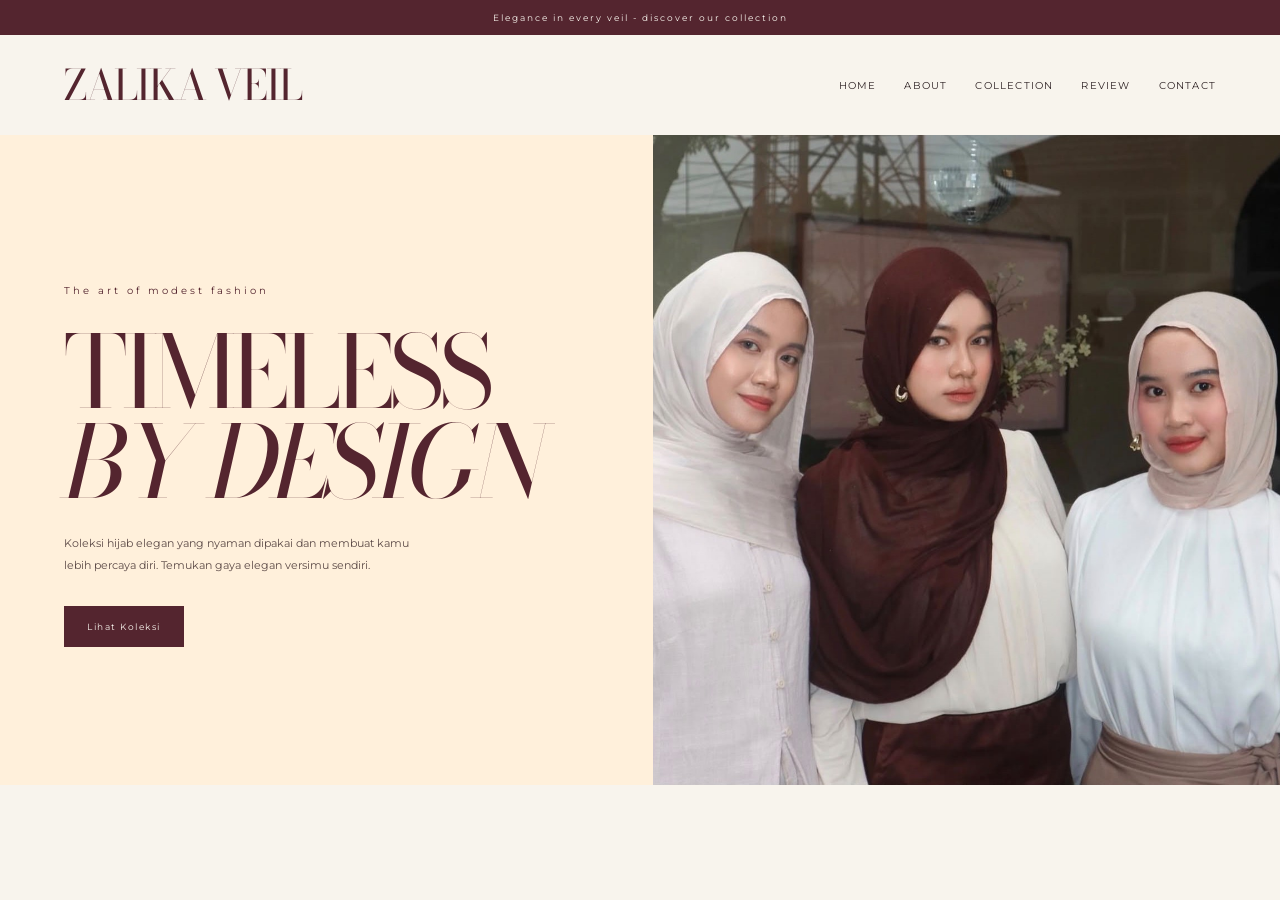
<file: index.html>
<!DOCTYPE html>
<html lang="id">
<head>
    <meta charset="UTF-8">
    <meta name="viewport" content="width=device-width, initial-scale=1.0">
    <title>Zalika Veil</title>
   <link rel="icon" href="./IMAGES/iconZV.png" type="image/png">
    <link rel="stylesheet" href="zalika.css">
    <link href="https://fonts.googleapis.com/css2?family=Bodoni+Moda:wght@400;500;600&family=Montserrat:wght@300;400;500;600&display=swap" rel="stylesheet">
</head>

<body>

    <!-- promo -->
    <div class="promo-bar">
        Elegance in every veil - discover our collection
    </div>

    <!-- navbar -->
    <nav class="navbar">
        <a href="index.html" class="logo">ZALIKA VEIL</a>

        <div class="nav-menu">
            <a href="index.html">Home</a>
            <a href="about.html">About</a>
            <a href="collection.html">Collection</a>
            <a href="review.html">Review</a>
            <a href="contact.html">Contact</a>
        </div>
    </nav>

    <!-- banner -->
    <section class="main-banner">
        <div class="banner-content">
            <p class="banner-label">The art of modest fashion</p>

            <h1>TIMELESS <span>BY DESIGN</span></h1>

            <p class="banner-description">
                Koleksi hijab elegan yang nyaman dipakai dan membuat kamu
                lebih percaya diri. Temukan gaya elegan versimu sendiri.
            </p>

            <a href="collection.html" class="banner-button">Lihat Koleksi</a>
        </div>

        <div class="banner-image">
            <img src="IMAGES/bertiga.jpeg" alt="Model Zalika Veil">
        </div>
    </section>

</body>
</html>
</file>
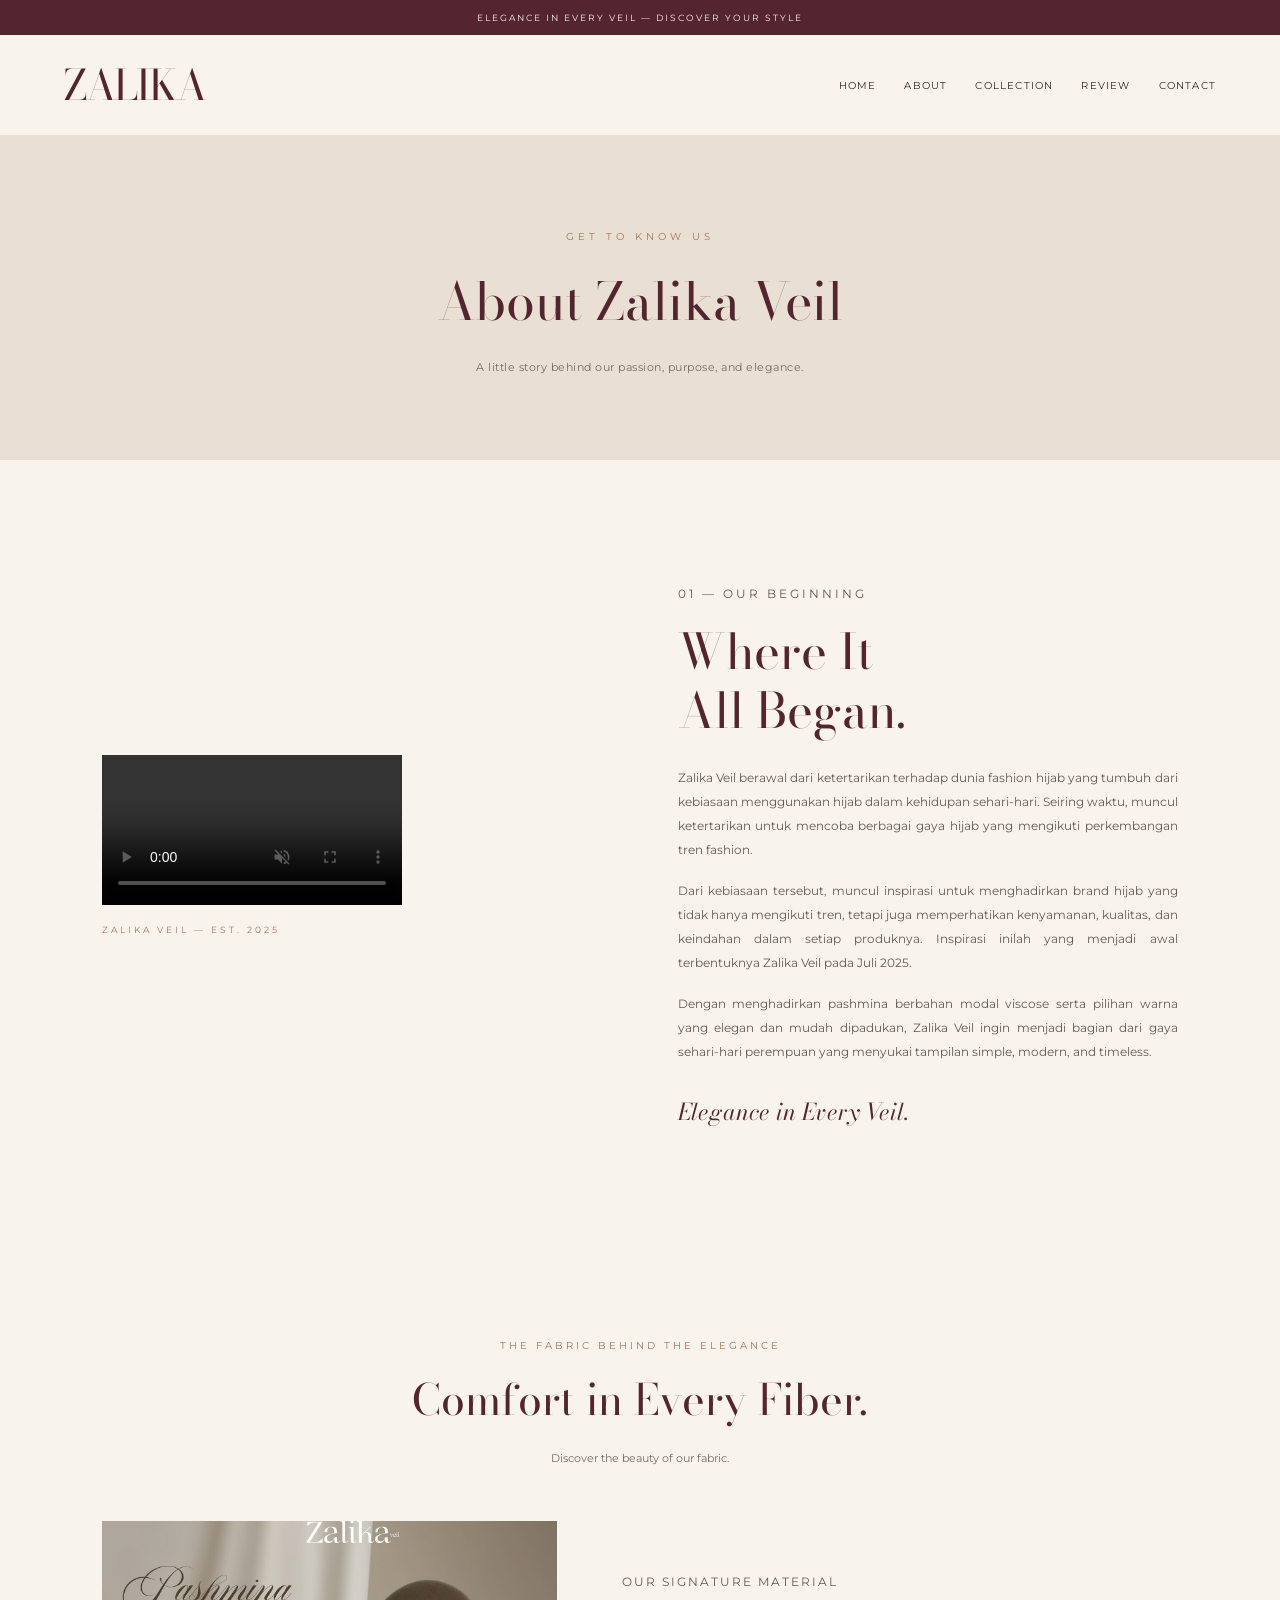
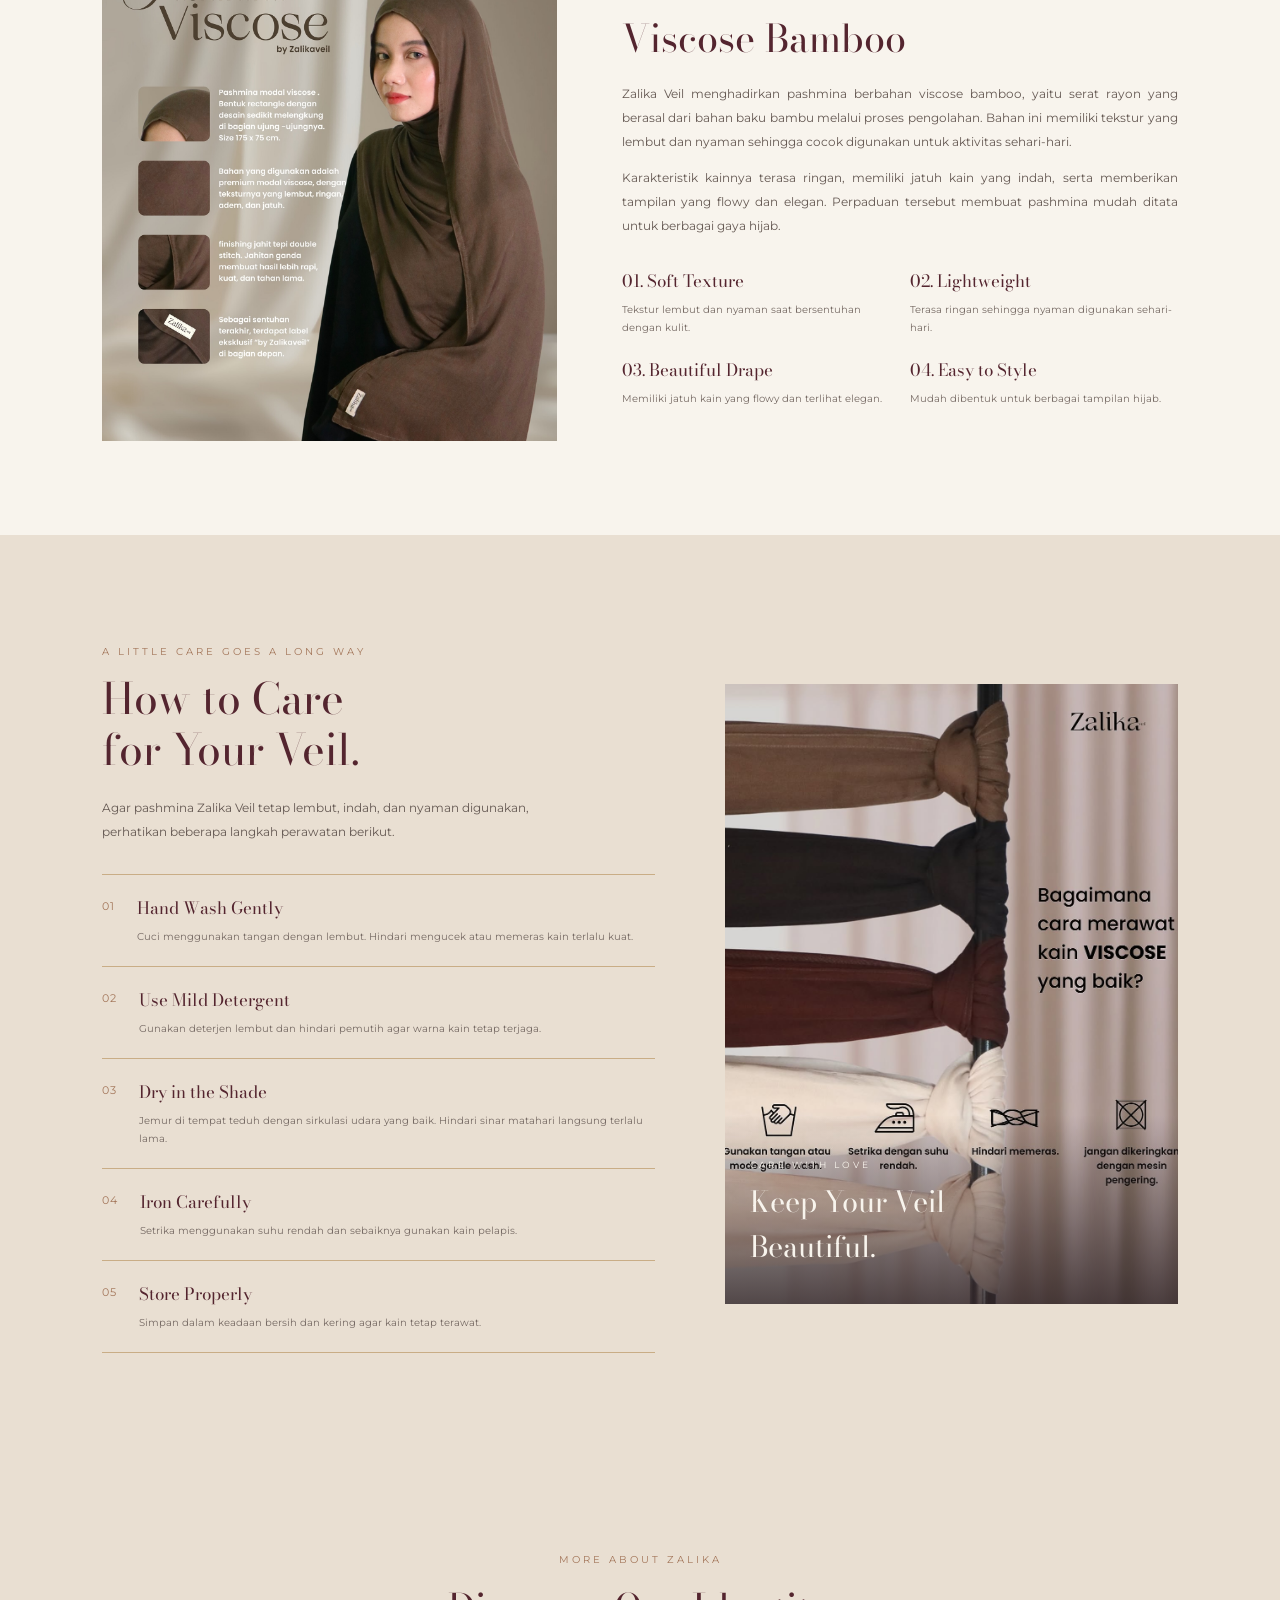
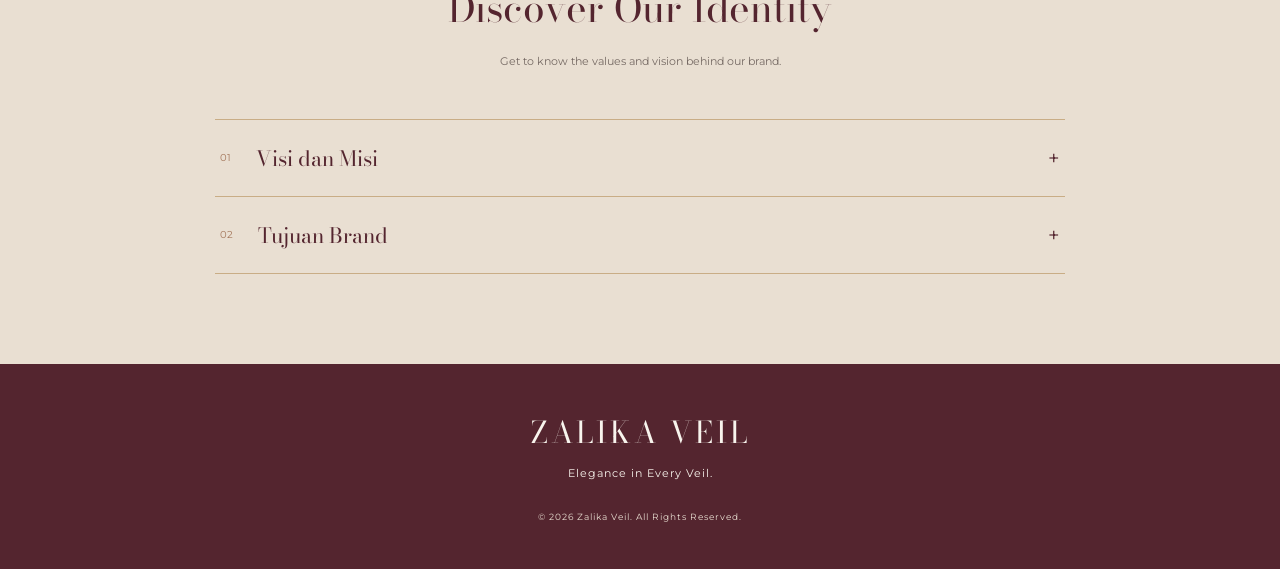
<file: about.html>
<!DOCTYPE html>
<html lang="en">

<head>
    <meta charset="UTF-8">
    <meta name="viewport" content="width=device-width, initial-scale=1.0">
    <title>Zalika Veil</title>
   <link rel="icon" href="./IMAGES/iconZV.png" type="image/png">
    <link rel="stylesheet" href="zalika.css">
    <link href="https://fonts.googleapis.com/css2?family=Bodoni+Moda:wght@400;500;600&family=Montserrat:wght@300;400;500;600&display=swap" rel="stylesheet">
</head>

<body>

    <!-- PROMO BAR -->

    <div class="promo-bar">
        ELEGANCE IN EVERY VEIL — DISCOVER YOUR STYLE
    </div>


    <!-- NAVIGATION -->

    <nav class="navbar">

        <a href="index.html" class="logo">
            ZALIKA
        </a>

        <div class="nav-menu">
            <a href="index.html">Home</a>
            <a href="about.html">About</a>
            <a href="collection.html">Collection</a>
            <a href="review.html">Review</a>
            <a href="contact.html">Contact</a>
        </div>

    </nav>


    <!-- ABOUT HEADER -->

    <section class="about-page-header">

        <p>GET TO KNOW US</p>

        <h1>About Zalika Veil</h1>

        <span>
            A little story behind our passion, purpose, and elegance.
        </span>

    </section>


    <!-- OUR STORY -->

    <section class="about-history">

        <div class="history-container">

            <div class="history-image">

   <video controls autoplay muted loop playsinline>
    <source src="IMAGES/intro.mp4" type="video/mp4">
</video>

                <p class="image-caption">
                    ZALIKA VEIL — EST. 2025
                </p>

            </div>


            <div class="history-content">

                <p class="history-number">
                    01 — OUR BEGINNING
                </p>

                <h2>Where It<br>All Began.</h2>

                <p>
                    Zalika Veil berawal dari ketertarikan terhadap
                    dunia fashion hijab yang tumbuh dari kebiasaan
                    menggunakan hijab dalam kehidupan sehari-hari.
                    Seiring waktu, muncul ketertarikan untuk mencoba
                    berbagai gaya hijab yang mengikuti perkembangan
                    tren fashion.
                </p>

                <p>
                    Dari kebiasaan tersebut, muncul inspirasi untuk
                    menghadirkan brand hijab yang tidak hanya mengikuti
                    tren, tetapi juga memperhatikan kenyamanan,
                    kualitas, dan keindahan dalam setiap produknya.
                    Inspirasi inilah yang menjadi awal terbentuknya
                    Zalika Veil pada Juli 2025.
                </p>

                <p>
                    Dengan menghadirkan pashmina berbahan modal viscose
                    serta pilihan warna yang elegan dan mudah dipadukan,
                    Zalika Veil ingin menjadi bagian dari gaya sehari-hari
                    perempuan yang menyukai tampilan simple, modern,
                    and timeless.
                </p>

                <div class="history-signature">
                    Elegance in Every Veil.
                </div>

            </div>

        </div>

    </section>

    
<!-- MATERIAL & HOW TO CARE -->

<section class="material-section">

    <div class="material-heading">
        <p>THE FABRIC BEHIND THE ELEGANCE</p>
        <h2>Comfort in Every Fiber.</h2>
        <span>Discover the beauty of our fabric.</span>
    </div>

    <div class="material-container">

        <div class="material-image">
            <img src="IMAGES/product.jpg" alt="Viscose Bamboo Fabric">
        </div>

        <div class="material-content">
            <p class="material-label">OUR SIGNATURE MATERIAL</p>

            <h3>Viscose Bamboo</h3>

            <p>
                Zalika Veil menghadirkan pashmina berbahan
                viscose bamboo, yaitu serat rayon yang berasal
                dari bahan baku bambu melalui proses pengolahan.
                Bahan ini memiliki tekstur yang lembut dan nyaman
                sehingga cocok digunakan untuk aktivitas sehari-hari.
            </p>

            <p>
                Karakteristik kainnya terasa ringan, memiliki
                jatuh kain yang indah, serta memberikan tampilan
                yang flowy dan elegan. Perpaduan tersebut membuat
                pashmina mudah ditata untuk berbagai gaya hijab.
            </p>

            <div class="material-benefits">

                <div>
                    <h4>01. Soft Texture</h4>
                    <p>Tekstur lembut dan nyaman saat bersentuhan dengan kulit.</p>
                </div>

                <div>
                    <h4>02. Lightweight</h4>
                    <p>Terasa ringan sehingga nyaman digunakan sehari-hari.</p>
                </div>

                <div>
                    <h4>03. Beautiful Drape</h4>
                    <p>Memiliki jatuh kain yang flowy dan terlihat elegan.</p>
                </div>

                <div>
                    <h4>04. Easy to Style</h4>
                    <p>Mudah dibentuk untuk berbagai tampilan hijab.</p>
                </div>

            </div>
        </div>

    </div>

</section>


<!-- HOW TO CARE -->

<section class="care-section">

    <div class="care-container">

        <div class="care-content">

            <p class="care-label">A LITTLE CARE GOES A LONG WAY</p>

            <h2>How to Care<br>for Your Veil.</h2>

            <p class="care-description">
                Agar pashmina Zalika Veil tetap lembut, indah,
                dan nyaman digunakan, perhatikan beberapa
                langkah perawatan berikut.
            </p>

            <div class="care-list">

                <div class="care-item">
                    <span>01</span>
                    <div>
                        <h4>Hand Wash Gently</h4>
                        <p>
                            Cuci menggunakan tangan dengan lembut.
                            Hindari mengucek atau memeras kain terlalu kuat.
                        </p>
                    </div>
                </div>

                <div class="care-item">
                    <span>02</span>
                    <div>
                        <h4>Use Mild Detergent</h4>
                        <p>
                            Gunakan deterjen lembut dan hindari
                            pemutih agar warna kain tetap terjaga.
                        </p>
                    </div>
                </div>

                <div class="care-item">
                    <span>03</span>
                    <div>
                        <h4>Dry in the Shade</h4>
                        <p>
                            Jemur di tempat teduh dengan sirkulasi
                            udara yang baik. Hindari sinar matahari
                            langsung terlalu lama.
                        </p>
                    </div>
                </div>

                <div class="care-item">
                    <span>04</span>
                    <div>
                        <h4>Iron Carefully</h4>
                        <p>
                            Setrika menggunakan suhu rendah dan
                            sebaiknya gunakan kain pelapis.
                        </p>
                    </div>
                </div>

                <div class="care-item">
                    <span>05</span>
                    <div>
                        <h4>Store Properly</h4>
                        <p>
                            Simpan dalam keadaan bersih dan kering
                            agar kain tetap terawat.
                        </p>
                    </div>
                </div>

            </div>

        </div>

        <div class="care-image">
            <img src="IMAGES/howtocare.jpg" alt="How to Care Zalika Veil">
            <div class="care-image-caption">
                <p>CARE WITH LOVE</p>
                <h3>Keep Your Veil<br>Beautiful.</h3>
            </div>
        </div>

    </div>

</section>


    <!-- ABOUT INFORMATION -->

    <section class="about-information">

        <div class="information-heading">

            <p>MORE ABOUT ZALIKA</p>

            <h2>Discover Our Identity</h2>

            <span>
                Get to know the values and vision behind our brand.
            </span>

        </div>


        <div class="dropdown-container">


            <!-- VISI DAN MISI -->

            <details class="about-dropdown">

                <summary>
                    <span>01</span>
                    Visi dan Misi
                    <b>+</b>
                </summary>

                <div class="dropdown-content">

                    <h3>Our Vision</h3>

                    <p>
                        Menjadi brand hijab yang dikenal melalui
                        produk yang nyaman, berkualitas, dan memiliki
                        desain elegan serta timeless.
                    </p>

                    <h3>Our Mission</h3>

                    <ul>
                        <li>
                            Menghadirkan hijab dengan bahan yang nyaman digunakan.
                        </li>

                        <li>
                            Menyediakan pilihan warna yang menarik dan mudah dipadukan.
                        </li>

                        <li>
                            Mengikuti perkembangan fashion hijab tanpa meninggalkan kesan elegan.
                        </li>

                        <li>
                            Memberikan pengalaman berbelanja yang baik bagi pelanggan.
                        </li>
                    </ul>

                </div>

            </details>


            <!-- TUJUAN BRAND -->

            <details class="about-dropdown">

                <summary>
                    <span>02</span>
                    Tujuan Brand
                    <b>+</b>
                </summary>

                <div class="dropdown-content">

                    <p>
                        Zalika Veil hadir untuk memberikan pilihan hijab
                        yang dapat menunjang penampilan sehari-hari.
                        Kami ingin membantu perempuan mengekspresikan
                        gaya personal melalui pilihan hijab yang nyaman,
                        praktis, dan tetap stylish.
                    </p>

                </div>

            </details>



                        </div>

                    </div>

                </div>

            </details>


        </div>

    </section>


    <!-- FOOTER -->

    <footer class="footer">

        <h2>ZALIKA VEIL</h2>

        <p>
            Elegance in Every Veil.
        </p>

        <span>
            © 2026 Zalika Veil. All Rights Reserved.
        </span>

    </footer>


</body>

</html>
</file>
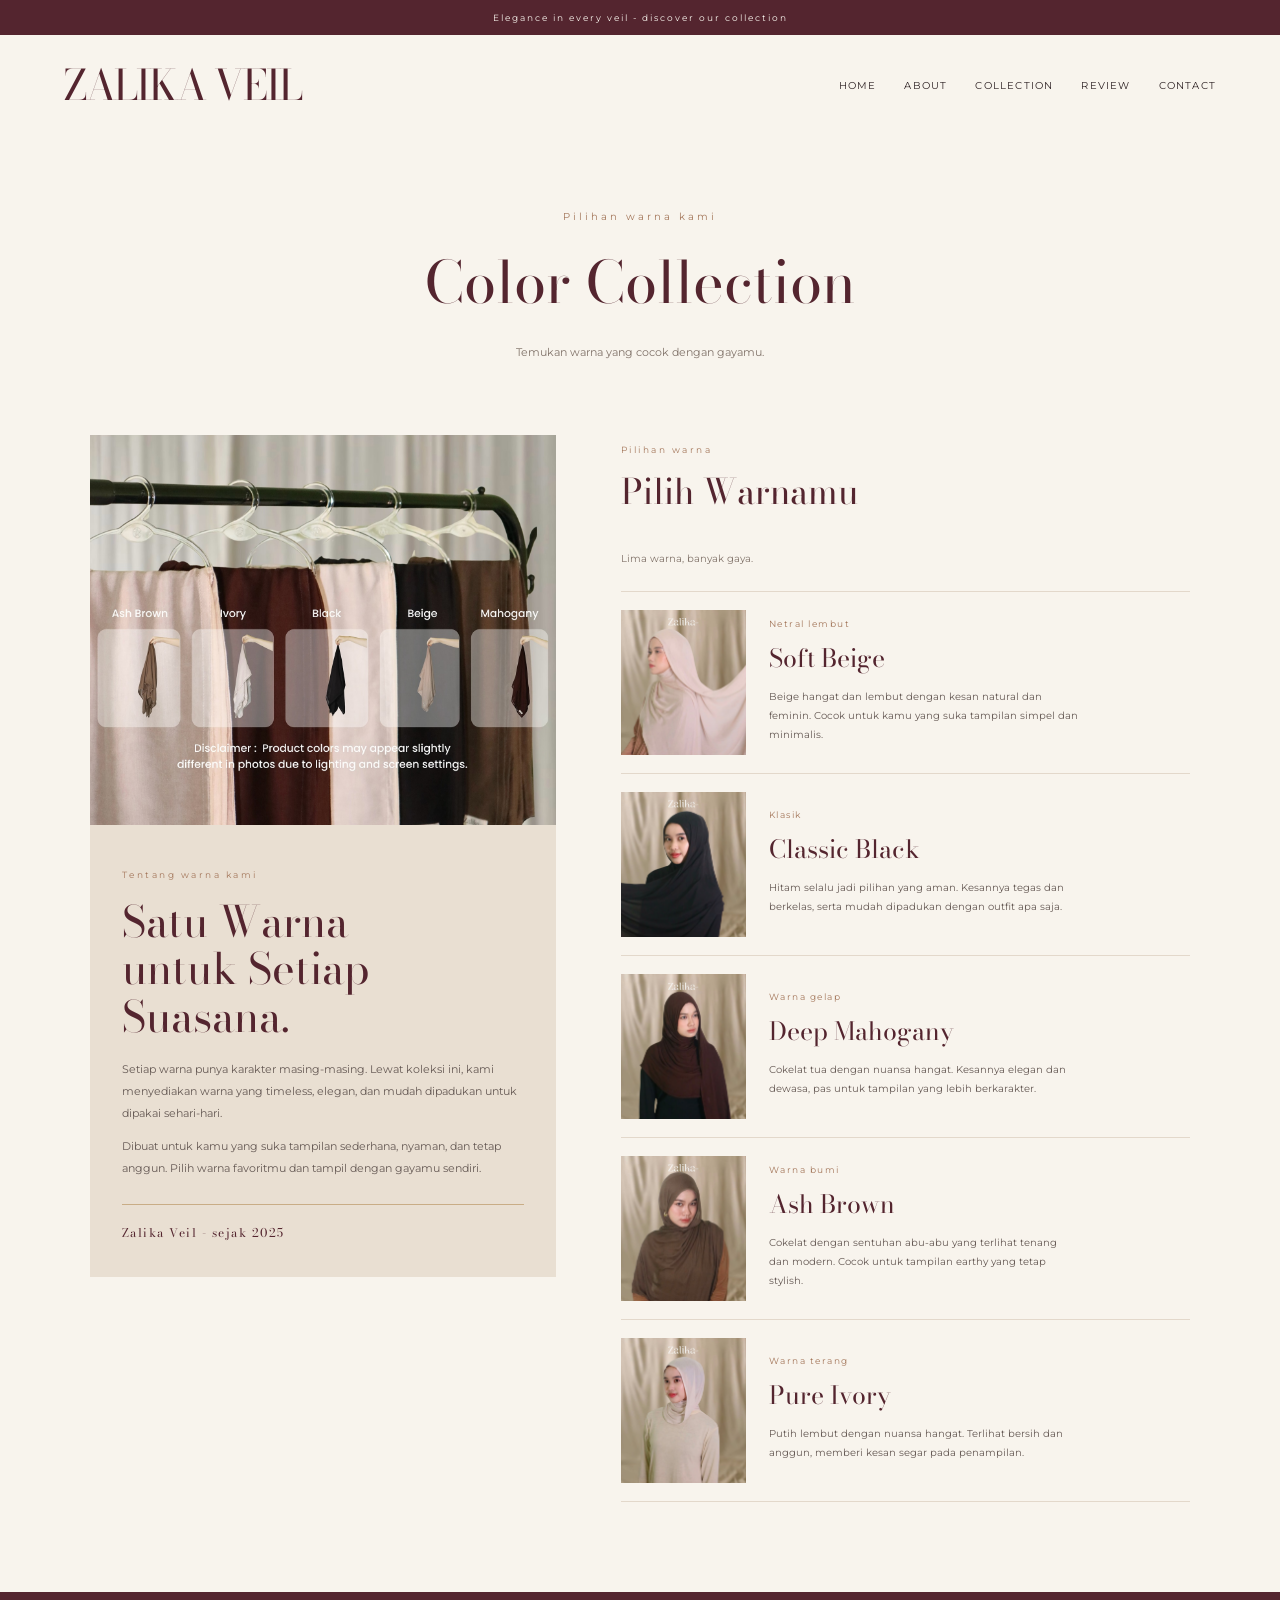
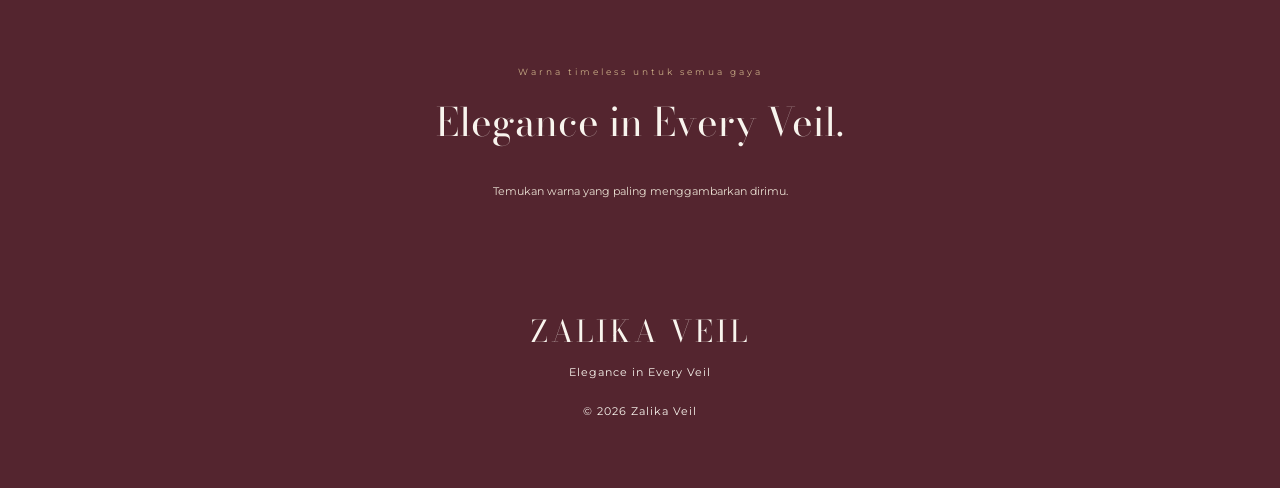
<file: collection.html>
<!DOCTYPE html>
<html lang="id">
<head>
    <meta charset="UTF-8">
    <meta name="viewport" content="width=device-width, initial-scale=1.0">
    <title>Zalika Veil</title>
   <link rel="icon" href="./IMAGES/iconZV.png" type="image/png">
    <link rel="stylesheet" href="zalika.css">
    <link href="https://fonts.googleapis.com/css2?family=Bodoni+Moda:wght@400;500;600&family=Montserrat:wght@300;400;500;600&display=swap" rel="stylesheet">
<body>

    <div class="promo-bar">
        Elegance in every veil - discover our collection
    </div>

    <nav class="navbar">
        <a href="index.html" class="logo">ZALIKA VEIL</a>

        <div class="nav-menu">
            <a href="index.html">Home</a>
            <a href="about.html">About</a>
            <a href="collection.html">Collection</a>
            <a href="review.html">Review</a>
            <a href="contact.html">Contact</a>
        </div>
    </nav>

    <!-- judul halaman -->
    <section class="collection-heading">
        <p>Pilihan warna kami</p>
        <h1>Color Collection</h1>
        <span>Temukan warna yang cocok dengan gayamu.</span>
    </section>

    <!-- koleksi warna -->
    <section class="color-editorial">

        <!-- kiri: pengantar -->
        <div class="color-introduction">

            <div class="color-main-image">
                <img src="IMAGES/colorcolection.jpg" alt="Koleksi warna Zalika Veil">
            </div>

            <div class="color-intro-text">
                <p class="collection-label">Tentang warna kami</p>

                <h2>Satu Warna<br>untuk Setiap Suasana.</h2>

                <p>
                    Setiap warna punya karakter masing-masing. Lewat koleksi
                    ini, kami menyediakan warna yang timeless, elegan, dan
                    mudah dipadukan untuk dipakai sehari-hari.
                </p>

                <p>
                    Dibuat untuk kamu yang suka tampilan sederhana, nyaman,
                    dan tetap anggun. Pilih warna favoritmu dan tampil
                    dengan gayamu sendiri.
                </p>

                <div class="collection-signature">
                    Zalika Veil - sejak 2025
                </div>
            </div>

        </div>

        <!-- kanan: pilihan warna -->
        <div class="color-selection">

            <div class="color-selection-heading">
                <p>Pilihan warna</p>
                <h2>Pilih Warnamu</h2>
                <span>Lima warna, banyak gaya.</span>
            </div>

            <!-- beige -->
            <div class="color-item">
                <img src="IMAGES/beige.jpeg" alt="Pashmina beige">

                <div class="color-details">
                    <span>Netral lembut</span>
                    <h3>Soft Beige</h3>
                    <p>
                        Beige hangat dan lembut dengan kesan natural dan
                        feminin. Cocok untuk kamu yang suka tampilan
                        simpel dan minimalis.
                    </p>
                </div>
            </div>

            <!-- black -->
            <div class="color-item">
                <img src="IMAGES/black.jpeg" alt="Pashmina hitam">

                <div class="color-details">
                    <span>Klasik</span>
                    <h3>Classic Black</h3>
                    <p>
                        Hitam selalu jadi pilihan yang aman. Kesannya tegas
                        dan berkelas, serta mudah dipadukan dengan outfit
                        apa saja.
                    </p>
                </div>
            </div>

            <!-- mahogany -->
            <div class="color-item">
                <img src="IMAGES/mahogany.jpeg" alt="Pashmina mahogany">

                <div class="color-details">
                    <span>Warna gelap</span>
                    <h3>Deep Mahogany</h3>
                    <p>
                        Cokelat tua dengan nuansa hangat. Kesannya elegan
                        dan dewasa, pas untuk tampilan yang lebih
                        berkarakter.
                    </p>
                </div>
            </div>

            <!-- ash brown -->
            <div class="color-item">
                <img src="IMAGES/ashbrown.jpeg" alt="Pashmina ash brown">

                <div class="color-details">
                    <span>Warna bumi</span>
                    <h3>Ash Brown</h3>
                    <p>
                        Cokelat dengan sentuhan abu-abu yang terlihat tenang
                        dan modern. Cocok untuk tampilan earthy yang tetap
                        stylish.
                    </p>
                </div>
            </div>

            <!-- ivory -->
            <div class="color-item">
                <img src="IMAGES/ivory.jpeg" alt="Pashmina ivory">

                <div class="color-details">
                    <span>Warna terang</span>
                    <h3>Pure Ivory</h3>
                    <p>
                        Putih lembut dengan nuansa hangat. Terlihat bersih
                        dan anggun, memberi kesan segar pada penampilan.
                    </p>
                </div>
            </div>

        </div>

    </section>

    <!-- penutup -->
    <section class="collection-closing">
        <p>Warna timeless untuk semua gaya</p>
        <h2>Elegance in Every Veil.</h2>
        <span>Temukan warna yang paling menggambarkan dirimu.</span>
    </section>

    <!-- footer -->
    <footer class="footer">
        <h2>ZALIKA VEIL</h2>
        <p>Elegance in Every Veil</p>
        <p>© 2026 Zalika Veil</p>
    </footer>

</body>
</html>
</file>
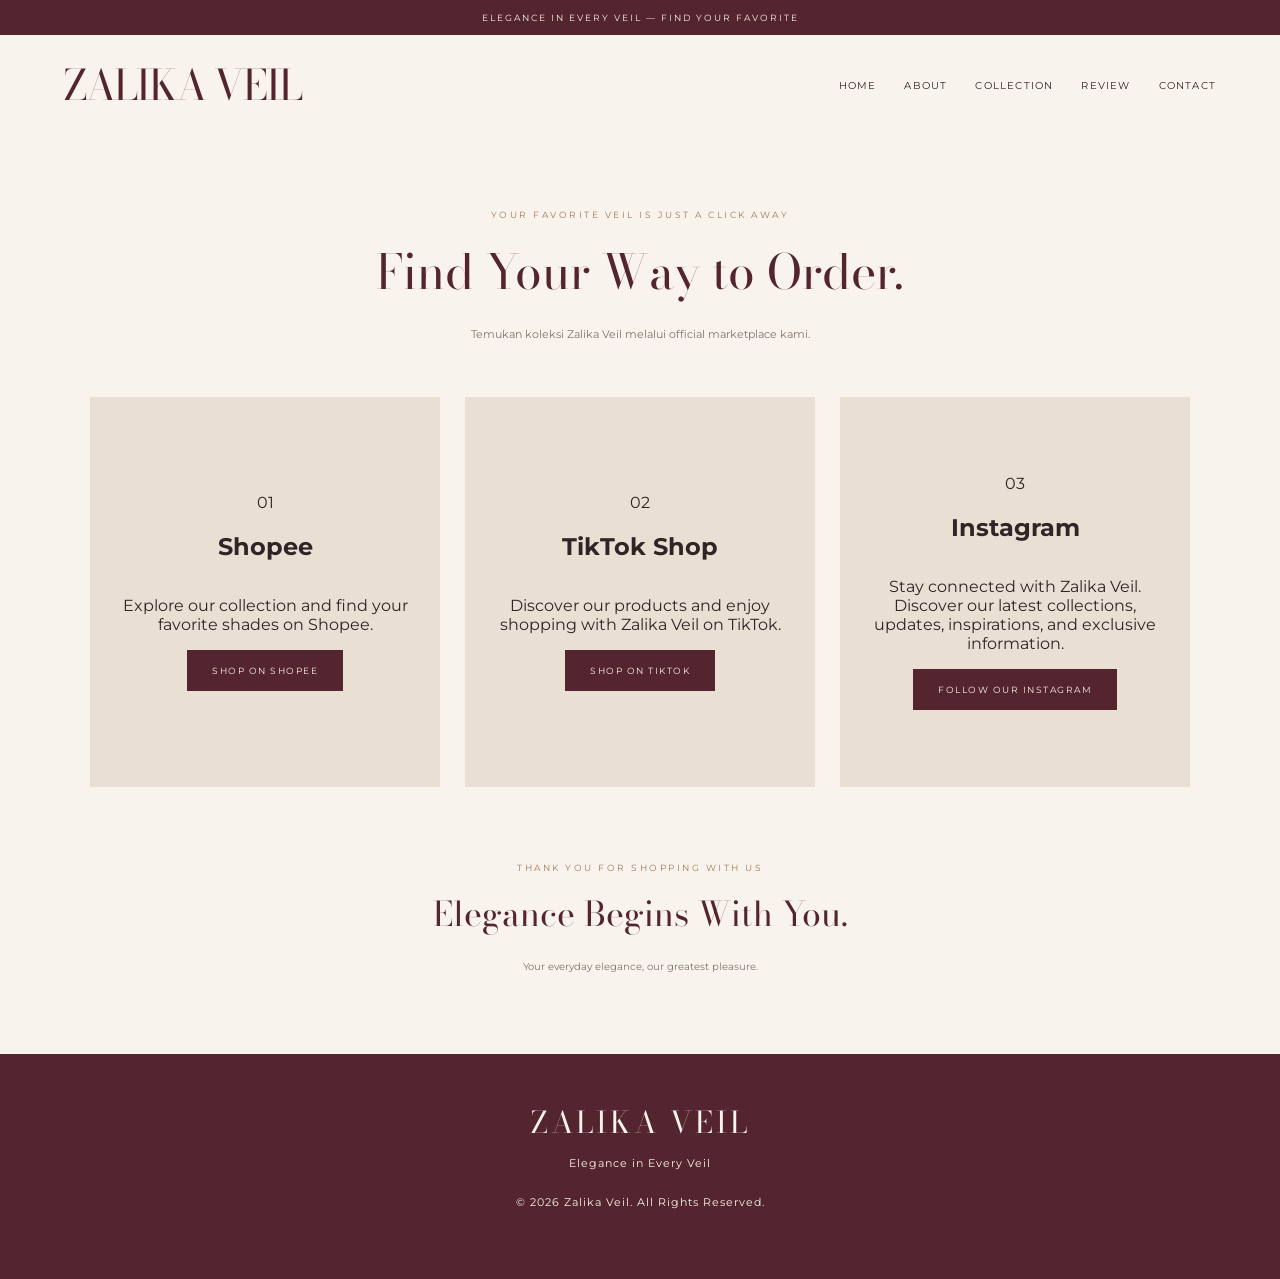
<file: contact.html>
<!DOCTYPE html>
<html lang="id">

<head>
    <meta charset="UTF-8">
    <meta name="viewport" content="width=device-width, initial-scale=1.0">
    <title>Zalika Veil</title>
   <link rel="icon" href="./IMAGES/iconZV.png" type="image/png">
    <link rel="stylesheet" href="zalika.css">
    <link href="https://fonts.googleapis.com/css2?family=Bodoni+Moda:wght@400;500;600&family=Montserrat:wght@300;400;500;600&display=swap" rel="stylesheet">
</head>

<body>

    <div class="promo-bar">
        ELEGANCE IN EVERY VEIL — FIND YOUR FAVORITE
    </div>

    <!-- NAVBAR -->

    <nav class="navbar">

        <a href="index.html" class="logo">ZALIKA VEIL</a>

        <div class="nav-menu">
            <a href="index.html">Home</a>
            <a href="about.html">About</a>
            <a href="collection.html">Collection</a>
            <a href="review.html">Review</a>
            <a href="contact.html">Contact</a>
        </div>

    </nav>


    <!-- ORDER SECTION -->

    <section class="order-page">

        <div class="order-heading">

            <p>YOUR FAVORITE VEIL IS JUST A CLICK AWAY</p>

            <h1>Find Your Way to Order.</h1>

            <span>
                Temukan koleksi Zalika Veil melalui official marketplace kami.
            </span>

        </div>


        <div class="order-container">


            <!-- SHOPEE -->

            <div class="order-card">

                <div class="marketplace-number">01</div>

                <h2>Shopee</h2>

                <p>
                    Explore our collection and find your
                    favorite shades on Shopee.
                </p>

                <a href="https://id.shp.ee/drFf8k1J"
                   target="_blank"
                   class="order-button">
                    SHOP ON SHOPEE
                </a>

            </div>


            <!-- TIKTOK SHOP -->

            <div class="order-card">

                <div class="marketplace-number">02</div>

                <h2>TikTok Shop</h2>

                <p>
                    Discover our products and enjoy
                    shopping with Zalika Veil on TikTok.
                </p>

                <a href="https://www.tiktok.com/@zalikaveil?_r=1&_t=ZS-9BEZkzQr9V8"
                   target="_blank"
                   class="order-button">
                    SHOP ON TIKTOK
                </a>

            </div>


            
<!-- INSTAGRAM -->

<div class="order-card instagram-card">

    <div class="marketplace-number">03</div>

    <h2>Instagram</h2>

    <p>
        Stay connected with Zalika Veil.
        Discover our latest collections, updates,
        inspirations, and exclusive information.
    </p>

    <a href="https://www.instagram.com/zalikaveil?srtk=MXNvd2p3emhseHNlNQ=="
       target="_blank"
       class="order-button">
        FOLLOW OUR INSTAGRAM
    </a>

</div>



        </div>


        <div class="order-note">

            <p>THANK YOU FOR SHOPPING WITH US</p>

            <h2>Elegance Begins With You.</h2>

            <span>
                Your everyday elegance, our greatest pleasure.
            </span>

        </div>

    </section>


    <!-- FOOTER -->

    <footer class="footer">

        <h2>ZALIKA VEIL</h2>

        <p>Elegance in Every Veil</p>

        <p>© 2026 Zalika Veil. All Rights Reserved.</p>

    </footer>

</body>
</html>
</file>
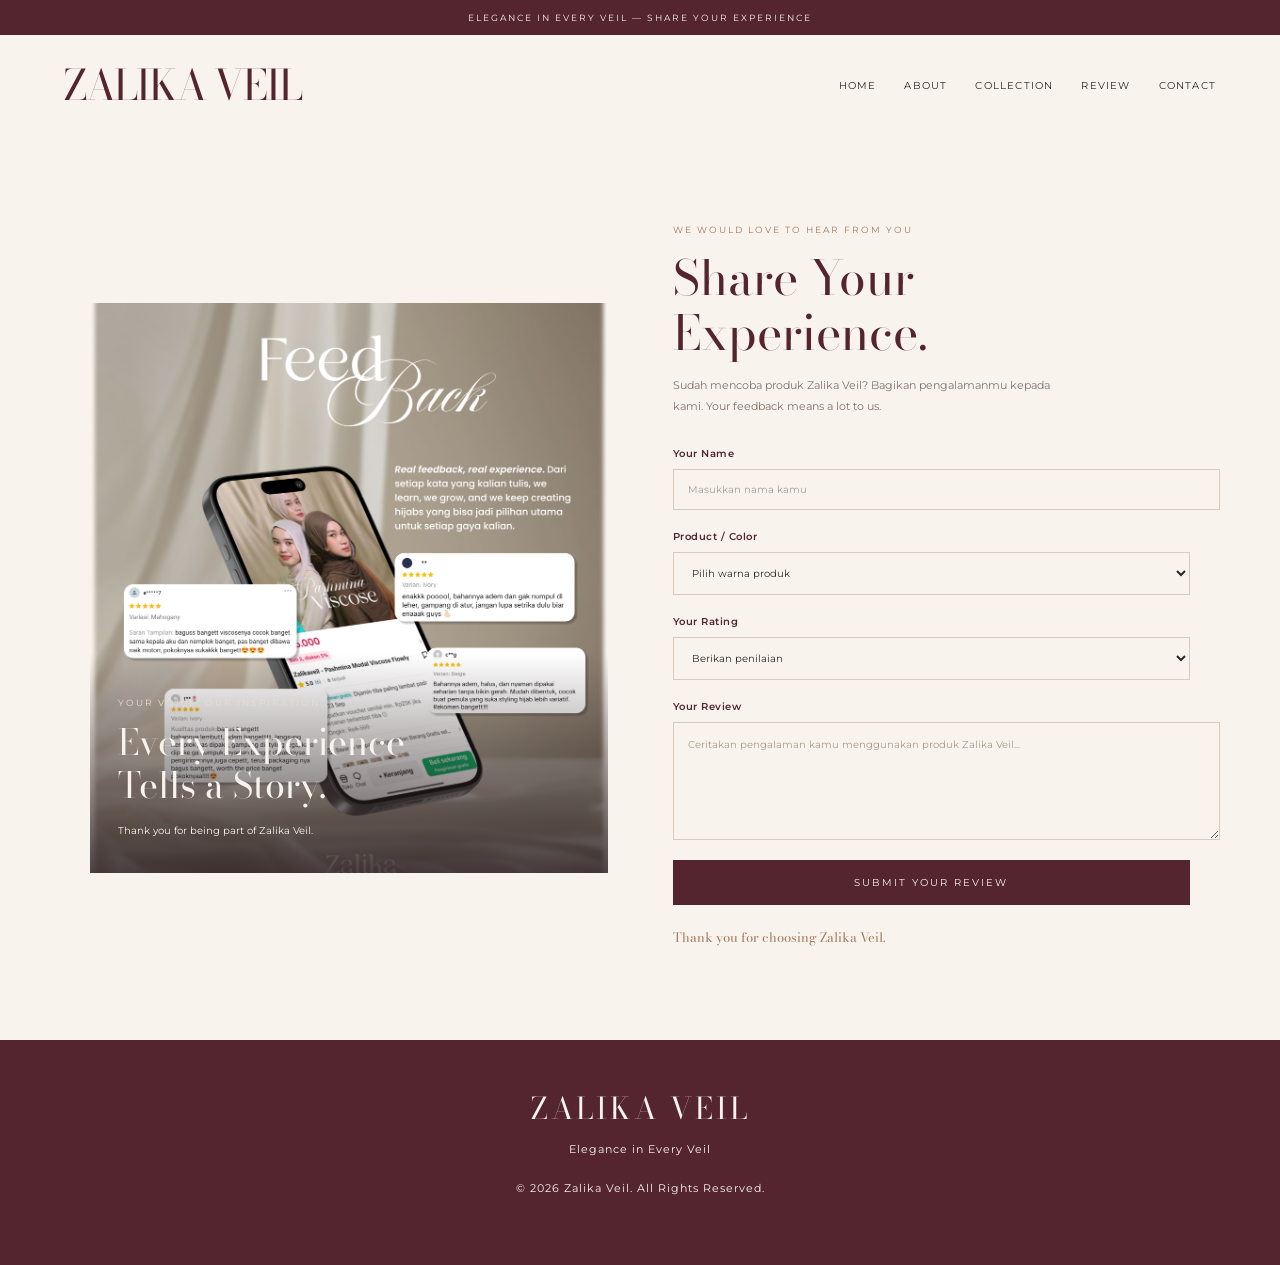
<file: review.html>
<!DOCTYPE html>
<html lang="id">

<head>
    <meta charset="UTF-8">
    <meta name="viewport" content="width=device-width, initial-scale=1.0">
    <title>Zalika Veil</title>
   <link rel="icon" href="./IMAGES/iconZV.png" type="image/png">
    <link rel="stylesheet" href="zalika.css">
    <link href="https://fonts.googleapis.com/css2?family=Bodoni+Moda:wght@400;500;600&family=Montserrat:wght@300;400;500;600&display=swap" rel="stylesheet">
</head>

<body>

    <div class="promo-bar">
        ELEGANCE IN EVERY VEIL — SHARE YOUR EXPERIENCE
    </div>

    <!-- NAVBAR -->

    <nav class="navbar">

        <a href="index.html" class="logo">ZALIKA VEIL</a>

        <div class="nav-menu">
            <a href="index.html">Home</a>
            <a href="about.html">About</a>
            <a href="collection.html">Collection</a>
            <a href="review.html">Review</a>
            <a href="contact.html">Contact</a>
        </div>

    </nav>


    <!-- REVIEW PAGE -->

    <section class="review-page">

        <!-- LEFT SIDE: REVIEW IMAGE -->

        <div class="review-visual">

            <img src="IMAGES/Review.png" alt="Zalika Veil Customer Review">

            <div class="review-image-caption">

                <p>YOUR VOICE, OUR INSPIRATION</p>

                <h2>
                    Every Experience<br>
                    Tells a Story.
                </h2>

                <span>
                    Thank you for being part of Zalika Veil.
                </span>

            </div>

        </div>


        <!-- RIGHT SIDE: REVIEW FORM -->

        <div class="review-form-section">

            <p class="review-label">WE WOULD LOVE TO HEAR FROM YOU</p>

            <h1>Share Your<br>Experience.</h1>

            <p class="review-description">
                Sudah mencoba produk Zalika Veil?
                Bagikan pengalamanmu kepada kami.
                Your feedback means a lot to us.
            </p>


            <form class="customer-review-form" action="#" method="post">

                <div class="review-input">

                    <label for="customer-name">Your Name</label>

                    <input type="text"
                           id="customer-name"
                           name="customer-name"
                           placeholder="Masukkan nama kamu"
                           required>

                </div>


                <div class="review-input">

                    <label for="product-color">Product / Color</label>

                    <select id="product-color" name="product-color" required>

                        <option value="">Pilih warna produk</option>
                        <option value="Beige">Soft Beige</option>
                        <option value="Black">Classic Black</option>
                        <option value="Mahogany">Deep Mahogany</option>
                        <option value="Ash Brown">Ash Brown</option>
                        <option value="Ivory">Pure Ivory</option>

                    </select>

                </div>


                <div class="review-input">

                    <label for="rating">Your Rating</label>

                    <select id="rating" name="rating" required>

                        <option value="">Berikan penilaian</option>
                        <option value="5">★★★★★ — Excellent</option>
                        <option value="4">★★★★ — Very Good</option>
                        <option value="3">★★★ — Good</option>
                        <option value="2">★★ — Fair</option>
                        <option value="1">★ — Poor</option>

                    </select>

                </div>


                <div class="review-input">

                    <label for="review-message">Your Review</label>

                    <textarea id="review-message"
                              name="review-message"
                              rows="5"
                              placeholder="Ceritakan pengalaman kamu menggunakan produk Zalika Veil..."
                              required></textarea>

                </div>


                <button type="submit" class="review-submit">
                    SUBMIT YOUR REVIEW
                </button>

            </form>

            <p class="review-note">
                Thank you for choosing Zalika Veil.
            </p>

        </div>

    </section>


    <!-- FOOTER -->

    <footer class="footer">

        <h2>ZALIKA VEIL</h2>

        <p>Elegance in Every Veil</p>

        <p>© 2026 Zalika Veil. All Rights Reserved.</p>

    </footer>

</body>
</html>
</file>
<file: zalika.css>
/* ===== HOMEPAGE ZALIKA VEIL ===== */

body {
    margin: 0;
    padding: 0;
    background-color: #F8F4ED;
    color: #302426;
    font-family: 'Montserrat', sans-serif;
}

/* PROMO BAR */
.promo-bar {
    width: 100%;
    background-color: #54252F;
    color: #F8F4ED;
    text-align: center;
    padding: 12px 10px;
    font-size: 9px;
    letter-spacing: 2px;
    box-sizing: border-box;
}

/* NAVIGATION */
.navbar {
    width: 100%;
    height: 100px;
    padding: 0 5%;
    background-color: #F8F4ED;
    display: flex;
    justify-content: space-between;
    align-items: center;
    box-sizing: border-box;
}

.logo {
    font-family: 'Bodoni Moda', serif;
    font-size: 42px;
    font-weight: 400;
    color: #54252F;
    text-decoration: none;
    letter-spacing: -2px;
}

.nav-menu {
    display: flex;
    align-items: center;
    gap: 28px;
}

.nav-menu a {
    color: #302426;
    text-decoration: none;
    font-family: 'Montserrat', sans-serif;
    font-size: 10px;
    letter-spacing: 1.2px;
    text-transform: uppercase;
    transition: 0.3s;
}

.nav-menu a:hover {
    color: #A4775B;
}

/* HERO BANNER */

/* HERO BANNER */
.main-banner {
    width: 100%;
    min-height: 650px;
    background-color: #FFF0DB;
    display: flex;
    flex-direction: row;
    align-items: center;
    position: relative;
    overflow: hidden;
}

.banner-content {
    width: 51%;
    padding: 50px 0 50px 5%;
    position: relative;
    z-index: 2;
    box-sizing: border-box;
}

.banner-image {
    width: 49%;
    height: 650px;
    position: relative;
    flex-shrink: 0;
}

.banner-image img {
    display: block;
    width: 100%;
    height: 100%;
    object-fit: cover;
    object-position: center top;
}


/* LEFT CONTENT */
.banner-content {
    width: 55%;
    padding: 50px 0 50px 5%;
    position: relative;
    z-index: 2;
    box-sizing: border-box;
}

.banner-label {
    color: #54252F;
    font-size: 10px;
    letter-spacing: 3px;
    margin-bottom: 30px;
}

.banner-content h1 {
    color: #54252F;
    font-family: 'Bodoni Moda', serif;
    font-size: 100px;
    font-weight: 400;
    line-height: 0.9;
    letter-spacing: -5px;
    margin: 0 0 25px;
}

.banner-content h1 span {
    display: block;
    font-style: italic;
}

.banner-description {
    color: #5D4B48;
    font-size: 11px;
    line-height: 2;
    max-width: 350px;
    margin-bottom: 30px;
}

/* BUTTON */
.banner-button {
    display: inline-block;
    background-color: #54252F;
    color: #F8F4ED;
    padding: 15px 23px;
    text-decoration: none;
    font-size: 9px;
    letter-spacing: 1.5px;
    transition: 0.3s;
}

.banner-button:hover {
    background-color: #A4775B;
}

.banner-button span {
    margin-left: 15px;
}

/* SLIDE NUMBER */
.banner-number {
    color: #54252F;
    font-size: 10px;
    letter-spacing: 2px;
    margin-top: 75px;
}

/* RIGHT IMAGE */
.banner-image {
    position: absolute;
    top: 0;
    right: 0;
    width: 49%;
    height: 100%;
    overflow: hidden;
}

.banner-image img {
    display: block;
    width: 100%;
    height: 100%;
    object-fit: cover;
    object-position: center top;
}

/* MOBILE */
@media screen and (max-width: 768px) {

    .navbar {
        height: auto;
        padding: 20px;
        flex-direction: column;
        gap: 20px;
    }

    .logo {
        font-size: 34px;
    }

    .nav-menu {
        flex-wrap: wrap;
        justify-content: center;
        gap: 15px;
    }

    .main-banner {
        flex-direction: column;
        min-height: auto;
    }

    .banner-content {
        width: 100%;
        padding: 50px 25px;
    }

    .banner-content h1 {
        font-size: 60px;
    }

    .banner-image {
        position: relative;
        width: 100%;
        height: 450px;
    }
}
.main-banner {
    display: flex !important;
    flex-direction: row !important;
}

.banner-content {
    width: 51% !important;
}

.banner-image {
    width: 49% !important;
    position: relative !important;
    height: 650px !important;
    .banner-image {
    width: 49%;
    height: 650px;
    position: relative;
    flex-shrink: 0;
}

.banner-image img {
    display: block;
    width: 100%;
    height: 100%;
    object-fit: cover;
    object-position: center;
}

}


/* =================================
   ABOUT PAGE - ZALIKA VEIL
================================= */

/* ABOUT HEADER */

.about-page-header {
    background-color: #E9DFD2;
    text-align: center;
    padding: 85px 20px;
}

.about-page-header p {
    color: #A4775B;
    font-size: 10px;
    letter-spacing: 4px;
    margin-bottom: 18px;
}

.about-page-header h1 {
    font-family: 'Bodoni Moda', serif;
    color: #54252F;
    font-size: 52px;
    font-weight: 400;
    margin: 0 0 15px;
}

.about-page-header span {
    color: #766A64;
    font-size: 11px;
    letter-spacing: 0.5px;
}


/* OUR STORY */

.about-history {
    background-color: #F8F4ED;
    padding: 100px 8%;
}

.history-container {
    max-width: 1150px;
    margin: auto;
    display: grid;
    grid-template-columns: 1fr 1fr;
    gap: 75px;
    align-items: center;
}

.history-image img {
    width: 100%;
    height: 520px;
    object-fit: cover;
    display: block;
}

.image-caption {
    color: #A4775B;
    font-size: 9px;
    letter-spacing: 3px;
    margin-top: 15px;
}

.history-content {
    padding: 10px 0;
}

.history-number {
    color: #A4775B;
    font-size: 10px;
    letter-spacing: 3px;
    margin-bottom: 20px;
}

.history-content h2 {
    font-family: 'Bodoni Moda', serif;
    color: #54252F;
    font-size: 49px;
    line-height: 1.2;
    font-weight: 400;
    margin: 0 0 25px;
}

.history-content p {
    color: #655953;
    font-size: 12px;
    line-height: 2;
    text-align: justify;
    margin-bottom: 17px;
}

.history-signature {
    font-family: 'Bodoni Moda', serif;
    color: #54252F;
    font-size: 23px;
    font-style: italic;
    margin-top: 30px;
}


/* ABOUT INFORMATION */

.about-information {
    background-color: #E9DFD2;
    padding: 90px 12%;
}

.information-heading {
    text-align: center;
    margin-bottom: 50px;
}

.information-heading p {
    color: #A4775B;
    font-size: 10px;
    letter-spacing: 3px;
    margin-bottom: 12px;
}

.information-heading h2 {
    font-family: 'Bodoni Moda', serif;
    color: #54252F;
    font-size: 39px;
    font-weight: 400;
    margin: 0 0 12px;
}

.information-heading span {
    color: #766A64;
    font-size: 11px;
}
.about-video video {
    width: 100%;
    height: 450px;
    object-fit: cover;
    display: block;
}

/* DROPDOWN */

.dropdown-container {
    max-width: 850px;
    margin: auto;
}

.about-dropdown {
    border-bottom: 1px solid #C9AD86;
    padding: 22px 5px;
}

.about-dropdown:first-child {
    border-top: 1px solid #C9AD86;
}

.about-dropdown summary {
    display: flex;
    align-items: center;
    gap: 25px;
    list-style: none;
    cursor: pointer;
    color: #54252F;
    font-family: 'Bodoni Moda', serif;
    font-size: 21px;
    transition: 0.3s;
}

.about-dropdown summary::-webkit-details-marker {
    display: none;
}

.about-dropdown summary span {
    color: #A4775B;
    font-family: 'Montserrat', sans-serif;
    font-size: 10px;
}

.about-dropdown summary b {
    margin-left: auto;
    font-family: 'Montserrat', sans-serif;
    font-size: 20px;
    font-weight: 400;
    transition: 0.3s;
}

.about-dropdown[open] summary b {
    transform: rotate(45deg);
}

.about-dropdown summary:hover {
    color: #A4775B;
}


/* DROPDOWN CONTENT */

.dropdown-content {
    padding: 25px 35px 10px;
    color: #655953;
    font-size: 12px;
    line-height: 2;
}

.dropdown-content h3 {
    font-family: 'Bodoni Moda', serif;
    color: #54252F;
    font-size: 23px;
    font-weight: 400;
    margin: 15px 0 8px;
}

.dropdown-content p {
    text-align: justify;
    margin-bottom: 15px;
}

.dropdown-content ul {
    padding-left: 20px;
}

.dropdown-content li {
    margin-bottom: 8px;
}


/* ORGANIZATION STRUCTURE */

.organization-structure {
    text-align: center;
    margin-top: 30px;
}

.organization-box {
    background-color: #F8F4ED;
    border: 1px solid #C9AD86;
    padding: 16px 12px;
    color: #54252F;
    font-size: 11px;
    letter-spacing: 0.5px;
}

.main-position {
    display: inline-block;
    min-width: 200px;
    background-color: #54252F;
    color: #F8F4ED;
}

.organization-line {
    width: 1px;
    height: 35px;
    background-color: #A4775B;
    margin: auto;
}

.organization-branches {
    display: grid;
    grid-template-columns: repeat(2, 1fr);
    gap: 15px;
}


/* FOOTER */

.footer {
    background-color: #54252F;
    color: #F8F4ED;
    text-align: center;
    padding: 45px 20px;
}

.footer h2 {
    font-family: 'Bodoni Moda', serif;
    font-size: 30px;
    font-weight: 400;
    letter-spacing: 3px;
    margin: 0 0 10px;
}

.footer p {
    font-size: 11px;
    letter-spacing: 1px;
    margin-bottom: 25px;
}

.footer span {
    font-size: 9px;
    color: #E9DFD2;
    letter-spacing: 1px;
}


/* RESPONSIVE */

@media screen and (max-width: 768px) {

    .about-page-header {
        padding: 65px 15px;
    }

    .about-page-header h1 {
        font-size: 40px;
    }

    .about-history {
        padding: 60px 7%;
    }

    .history-container {
        grid-template-columns: 1fr;
        gap: 35px;
    }

    .history-image img {
        height: 420px;
    }

    .history-content h2 {
        font-size: 40px;
    }

    .about-information {
        padding: 65px 7%;
    }

    .information-heading h2 {
        font-size: 31px;
    }

    .about-dropdown summary {
        font-size: 18px;
        gap: 15px;
    }

    .dropdown-content {
        padding: 20px 10px;
    }

}


/* SMALL SCREEN */

@media screen and (max-width: 480px) {

    .history-image img {
        height: 350px;
    }

    .organization-branches {
        grid-template-columns: 1fr;
    }

}

/* MATERIAL SECTION */

.material-section {
    background-color: #F8F4ED;
    padding: 90px 8%;
}

.material-heading {
    text-align: center;
    margin-bottom: 55px;
}

.material-heading p,
.care-label {
    color: #A4775B;
    font-size: 10px;
    letter-spacing: 3px;
}

.material-heading h2,
.care-content h2 {
    font-family: 'Bodoni Moda', serif;
    color: #54252F;
    font-size: 43px;
    font-weight: 400;
    margin: 15px 0;
}

.material-heading span {
    color: #766A64;
    font-size: 11px;
}

.material-container {
    max-width: 1150px;
    margin: auto;
    display: grid;
    grid-template-columns: 0.9fr 1.1fr;
    gap: 65px;
    align-items: center;
}

.material-image img {
    width: 100%;
    height: 520px;
    object-fit: cover;
}

.material-label {
    color: #A4775B;
    font-size: 10px;
    letter-spacing: 2px;
}

.material-content h3 {
    font-family: 'Bodoni Moda', serif;
    color: #54252F;
    font-size: 38px;
    font-weight: 400;
    margin: 15px 0;
}

.material-content > p {
    color: #655953;
    font-size: 12px;
    line-height: 2;
    text-align: justify;
}

.material-benefits {
    display: grid;
    grid-template-columns: 1fr 1fr;
    gap: 20px;
    margin-top: 30px;
}

.material-benefits h4,
.care-item h4 {
    font-family: 'Bodoni Moda', serif;
    color: #54252F;
    font-size: 17px;
    font-weight: 400;
    margin: 0 0 7px;
}

.material-benefits p {
    color: #766A64;
    font-size: 10px;
    line-height: 1.8;
    margin: 0;
}


/* HOW TO CARE SECTION */

.care-section {
    background-color: #E9DFD2;
    padding: 100px 8%;
}

.care-container {
    max-width: 1150px;
    margin: auto;
    display: grid;
    grid-template-columns: 1.1fr 0.9fr;
    gap: 70px;
    align-items: center;
}

.care-content h2 {
    line-height: 1.2;
    margin-bottom: 20px;
}

.care-description {
    color: #655953;
    font-size: 12px;
    line-height: 2;
    max-width: 480px;
    margin-bottom: 30px;
}

.care-list {
    border-top: 1px solid #C9AD86;
}

.care-item {
    display: flex;
    gap: 22px;
    padding: 20px 0;
    border-bottom: 1px solid #C9AD86;
}

.care-item span {
    color: #A4775B;
    font-size: 11px;
    letter-spacing: 1px;
    padding-top: 4px;
}

.care-item p {
    color: #766A64;
    font-size: 10px;
    line-height: 1.8;
    margin: 0;
}

.care-image {
    position: relative;
}

.care-image img {
    width: 100%;
    height: 620px;
    object-fit: cover;
    display: block;
}

.care-image-caption {
    position: absolute;
    bottom: 0;
    left: 0;
    right: 0;
    padding: 35px 25px;
    background: linear-gradient(transparent, rgba(48, 36, 38, 0.8));
    color: #F8F4ED;
}

.care-image-caption p {
    font-size: 9px;
    letter-spacing: 3px;
}

.care-image-caption h3 {
    font-family: 'Bodoni Moda', serif;
    font-size: 29px;
    font-weight: 400;
    margin: 8px 0 0;
}


/* MATERIAL & CARE RESPONSIVE */

@media screen and (max-width: 768px) {

    .material-section,
    .care-section {
        padding: 60px 7%;
    }

    .material-container,
    .care-container {
        grid-template-columns: 1fr;
        gap: 35px;
    }

    .material-image img {
        height: 400px;
    }

    .care-image img {
        height: 450px;
    }

    .material-heading h2,
    .care-content h2 {
        font-size: 35px;
    }

}

@media screen and (max-width: 480px) {

    .material-benefits {
        grid-template-columns: 1fr;
    }

}


/* =================================
   COLLECTION EDITORIAL PAGE
================================= */

/* HEADING */

.collection-heading {
    text-align: center;
    padding: 65px 20px 55px;
    background-color: #F8F4ED;
}

.collection-heading p {
    font-size: 10px;
    letter-spacing: 3px;
    color: #A4775B;
}

.collection-heading h1 {
    font-family: 'Bodoni Moda', serif;
    font-size: 58px;
    font-weight: 400;
    color: #54252F;
    margin: 15px 0;
}

.collection-heading span {
    font-size: 11px;
    color: #81736A;
}


/* MAIN TWO COLUMN LAYOUT */

.color-editorial {
    display: grid;
    grid-template-columns: 0.9fr 1.1fr;
    gap: 65px;
    padding: 20px 7% 90px;
    background-color: #F8F4ED;
    align-items: start;
}


/* LEFT SIDE */

.color-introduction {
    position: sticky;
    top: 25px;
}

.color-main-image {
    width: 100%;
    height: 390px;
    overflow: hidden;
}

.color-main-image img {
    width: 100%;
    height: 100%;
    object-fit: cover;
    display: block;
}

.color-intro-text {
    background-color: #E9DFD2;
    padding: 35px 32px;
}

.collection-label {
    font-size: 9px;
    letter-spacing: 2.5px;
    color: #A4775B;
}

.color-intro-text h2 {
    font-family: 'Bodoni Moda', serif;
    font-size: 43px;
    line-height: 1.1;
    font-weight: 400;
    color: #54252F;
    margin: 18px 0;
}

.color-intro-text > p:not(.collection-label) {
    font-size: 11px;
    line-height: 2;
    color: #665A55;
}

.collection-signature {
    font-family: 'Bodoni Moda', serif;
    font-size: 12px;
    letter-spacing: 1.5px;
    color: #54252F;
    border-top: 1px solid #C9AD86;
    margin-top: 25px;
    padding-top: 18px;
}


/* RIGHT SIDE */

.color-selection-heading {
    margin-bottom: 25px;
}

.color-selection-heading p {
    font-size: 9px;
    letter-spacing: 2.5px;
    color: #A4775B;
}

.color-selection-heading h2 {
    font-family: 'Bodoni Moda', serif;
    font-size: 35px;
    font-weight: 400;
    color: #54252F;
    margin-top: 10px;
}

.color-selection-heading span {
    font-size: 10px;
    color: #81736A;
}


/* COLOR ITEMS */

.color-item {
    display: flex;
    align-items: center;
    gap: 23px;
    padding: 18px 0;
    border-top: 1px solid #E3D8CB;
    transition: 0.3s ease;
}

.color-item:last-child {
    border-bottom: 1px solid #E3D8CB;
}

.color-item img {
    width: 125px;
    height: 145px;
    object-fit: cover;
    flex-shrink: 0;
}

.color-details span {
    font-size: 9px;
    letter-spacing: 1.5px;
    color: #A4775B;
}

.color-details h3 {
    font-family: 'Bodoni Moda', serif;
    font-size: 25px;
    font-weight: 400;
    color: #54252F;
    margin: 8px 0;
}

.color-details p {
    font-size: 10px;
    line-height: 1.9;
    color: #665A55;
    max-width: 310px;
}

.color-item:hover {
    padding-left: 10px;
    background-color: #F3EDE4;
}


/* CLOSING SECTION */

.collection-closing {
    text-align: center;
    background-color: #54252F;
    padding: 65px 20px;
}

.collection-closing p {
    font-size: 9px;
    letter-spacing: 3px;
    color: #C9AD86;
}

.collection-closing h2 {
    font-family: 'Bodoni Moda', serif;
    font-size: 39px;
    font-weight: 400;
    color: #F8F4ED;
    margin-top: 15px;
}

.collection-closing span {
    display: block;
    color: #E9DFD2;
    font-size: 11px;
    margin-top: 15px;
}



/* =========================
   CUSTOMER REVIEW PAGE
========================= */

.review-page {
    display: grid;
    grid-template-columns: 1fr 1fr;
    min-height: 680px;
    padding: 65px 7%;
    gap: 65px;
    align-items: center;
    background-color: #F8F4ED;
}


/* LEFT IMAGE */

.review-visual {
    position: relative;
    height: 570px;
    overflow: hidden;
}

.review-visual img {
    width: 100%;
    height: 100%;
    object-fit: cover;
    display: block;
}

.review-image-caption {
    position: absolute;
    bottom: 0;
    left: 0;
    width: 100%;
    padding: 35px 28px;
    background: linear-gradient(
        transparent,
        rgba(48, 36, 38, 0.85)
    );
    color: #F8F4ED;
}

.review-image-caption p {
    font-size: 9px;
    letter-spacing: 2px;
    color: #E9DFD2;
}

.review-image-caption h2 {
    font-family: 'Bodoni Moda', serif;
    font-size: 36px;
    font-weight: 400;
    line-height: 1.2;
    margin: 12px 0;
}

.review-image-caption span {
    font-size: 10px;
}


/* RIGHT FORM */

.review-form-section {
    padding: 15px 0;
}

.review-label {
    font-size: 9px;
    letter-spacing: 2px;
    color: #A4775B;
}

.review-form-section h1 {
    font-family: 'Bodoni Moda', serif;
    font-size: 48px;
    font-weight: 400;
    line-height: 1.15;
    color: #54252F;
    margin: 15px 0;
}

.review-description {
    font-size: 11px;
    line-height: 1.9;
    color: #81736A;
    margin-bottom: 30px;
    max-width: 400px;
}


/* INPUT FIELDS */

.customer-review-form {
    display: flex;
    flex-direction: column;
    gap: 20px;
}

.review-input {
    display: flex;
    flex-direction: column;
    gap: 9px;
}

.review-input label {
    font-size: 10px;
    letter-spacing: 0.5px;
    color: #54252F;
    font-weight: 600;
}

.review-input input,
.review-input select,
.review-input textarea {
    width: 100%;
    padding: 13px 14px;
    background-color: transparent;
    border: 1px solid #D9CABC;
    outline: none;
    font-family: 'Montserrat', sans-serif;
    font-size: 10px;
    color: #302426;
}

.review-input input:focus,
.review-input select:focus,
.review-input textarea:focus {
    border-color: #54252F;
}

.review-input textarea {
    resize: vertical;
    line-height: 1.8;
}

.review-input input::placeholder,
.review-input textarea::placeholder {
    color: #A99A8D;
}


/* SUBMIT BUTTON */

.review-submit {
    background-color: #54252F;
    color: #F8F4ED;
    border: none;
    padding: 16px;
    font-family: 'Montserrat', sans-serif;
    font-size: 10px;
    letter-spacing: 2px;
    cursor: pointer;
    transition: 0.3s;
}

.review-submit:hover {
    background-color: #A4775B;
}

.review-note {
    font-family: 'Bodoni Moda', serif;
    font-size: 13px;
    color: #A4775B;
    margin-top: 22px;
}


/* RESPONSIVE */

@media (max-width: 768px) {

    .review-page {
        grid-template-columns: 1fr;
        padding: 35px 6%;
        gap: 35px;
    }

    .review-visual {
        height: 430px;
    }

    .review-form-section h1 {
        font-size: 40px;
    }

}


/* =========================
   ORDER PAGE
========================= */

.order-page {
    background-color: #F8F4ED;
    padding: 65px 7% 80px;
}

.order-heading {
    text-align: center;
    margin-bottom: 55px;
}

.order-heading > p {
    font-size: 9px;
    letter-spacing: 2.5px;
    color: #A4775B;
}

.order-heading h1 {
    font-family: 'Bodoni Moda', serif;
    font-size: 48px;
    font-weight: 400;
    color: #54252F;
    margin: 15px 0;
}

.order-heading span {
    font-size: 11px;
    color: #81736A;
}



/* MARKETPLACE LAYOUT - 3 CARDS SIDE BY SIDE */

.order-container {
    display: grid;
    grid-template-columns: repeat(3, 1fr);
    gap: 25px;
    max-width: 1100px;
    margin: auto;
}

.order-card {
    background-color: #E9DFD2;
    text-align: center;
    padding: 45px 25px;
    min-height: 300px;
    display: flex;
    flex-direction: column;
    align-items: center;
    justify-content: center;
    transition: 0.3s ease;
}

.order-card:hover {
    transform: translateY(-6px);
    background-color: #E4D5C5;
}

/* TABLET */

@media (max-width: 900px) {
    .order-container {
        grid-template-columns: repeat(2, 1fr);
    }
}

/* MOBILE */

@media (max-width: 600px) {
    .order-container {
        grid-template-columns: 1fr;
    }
}


/* ORDER BUTTON */

.order-button {
    display: inline-block;
    background-color: #54252F;
    color: #F8F4ED;
    text-decoration: none;
    padding: 15px 25px;
    font-size: 9px;
    letter-spacing: 1.5px;
    transition: 0.3s;
}

.order-button:hover {
    background-color: #A4775B;
}


/* ORDER CLOSING */

.order-note {
    text-align: center;
    margin-top: 75px;
}

.order-note p {
    font-size: 9px;
    letter-spacing: 2.5px;
    color: #A4775B;
}

.order-note h2 {
    font-family: 'Bodoni Moda', serif;
    font-size: 34px;
    font-weight: 400;
    color: #54252F;
    margin: 15px 0;
}

.order-note span {
    font-size: 10px;
    color: #81736A;
}


/* RESPONSIVE */

@media (max-width: 768px) {

    .order-container {
        grid-template-columns: 1fr;
    }

    .order-heading h1 {
        font-size: 36px;
    }

    .order-card {
        min-height: 250px;
    }

}
</file>
